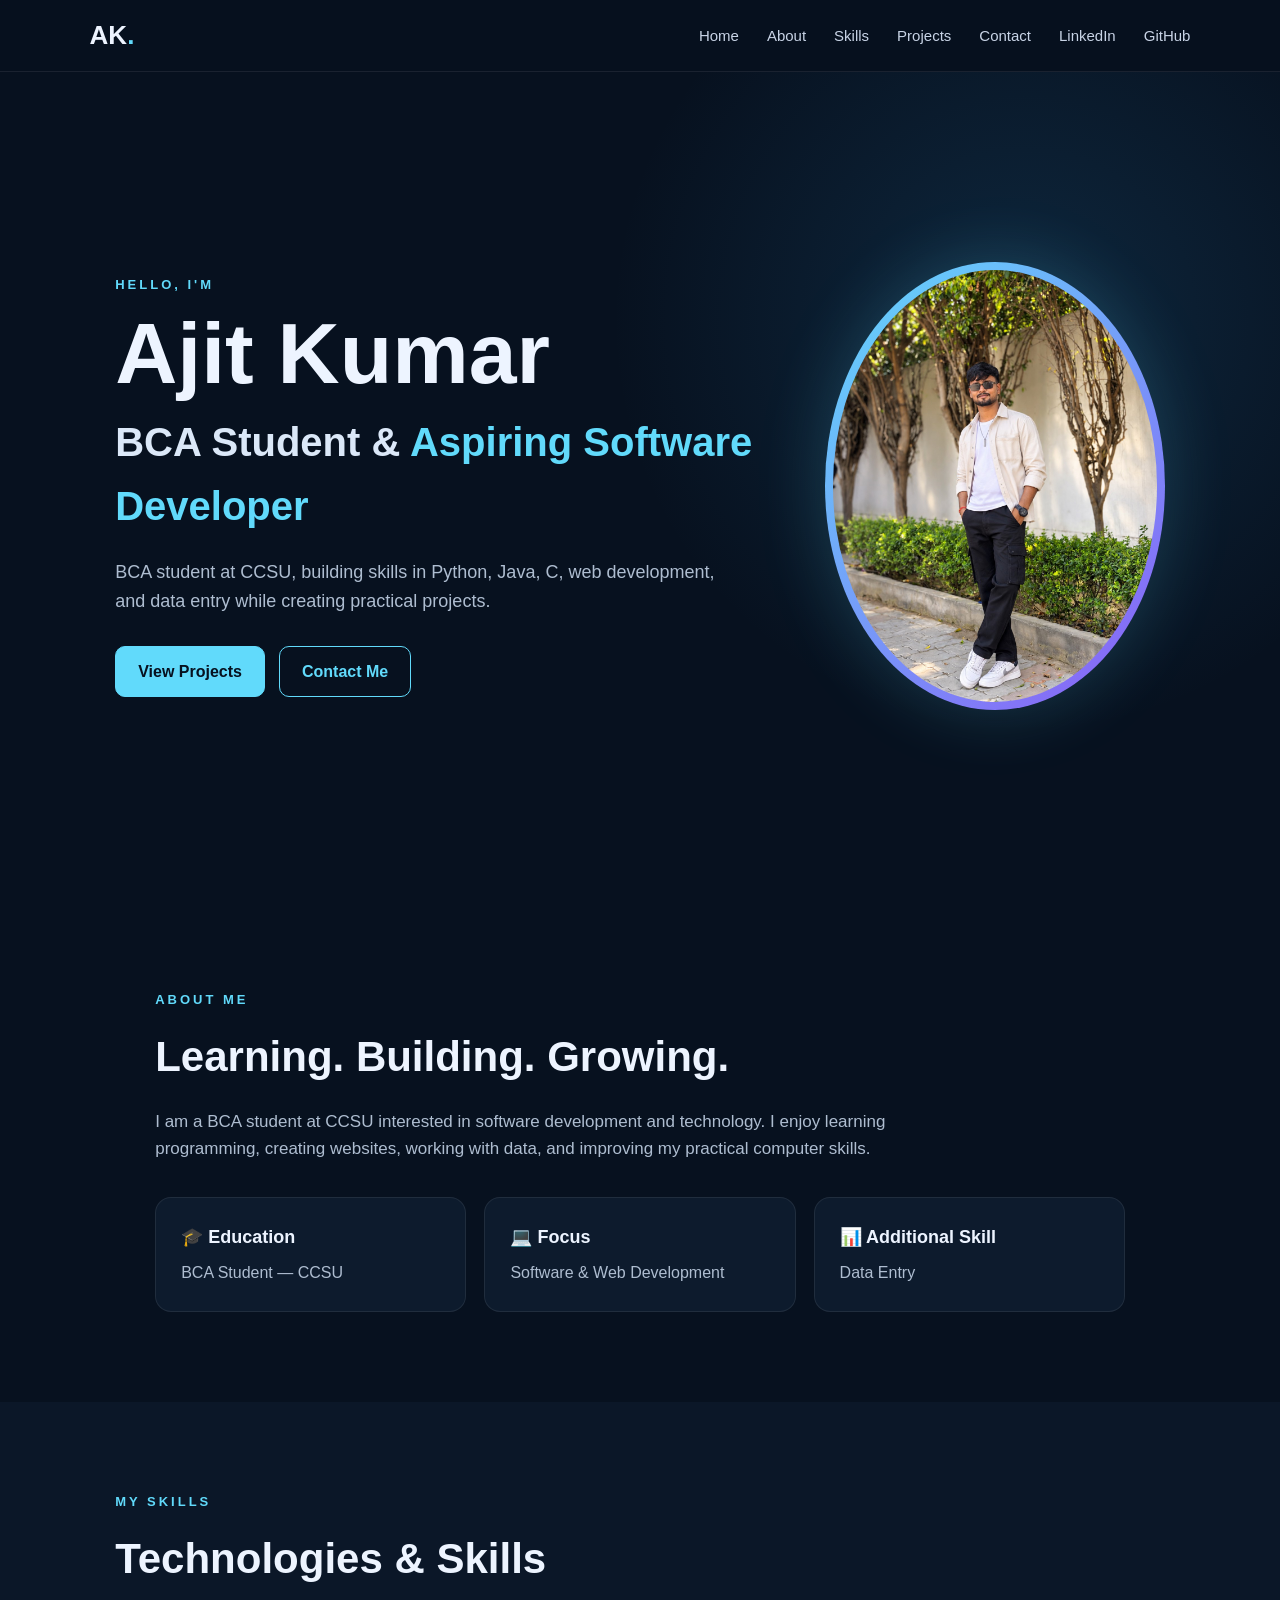
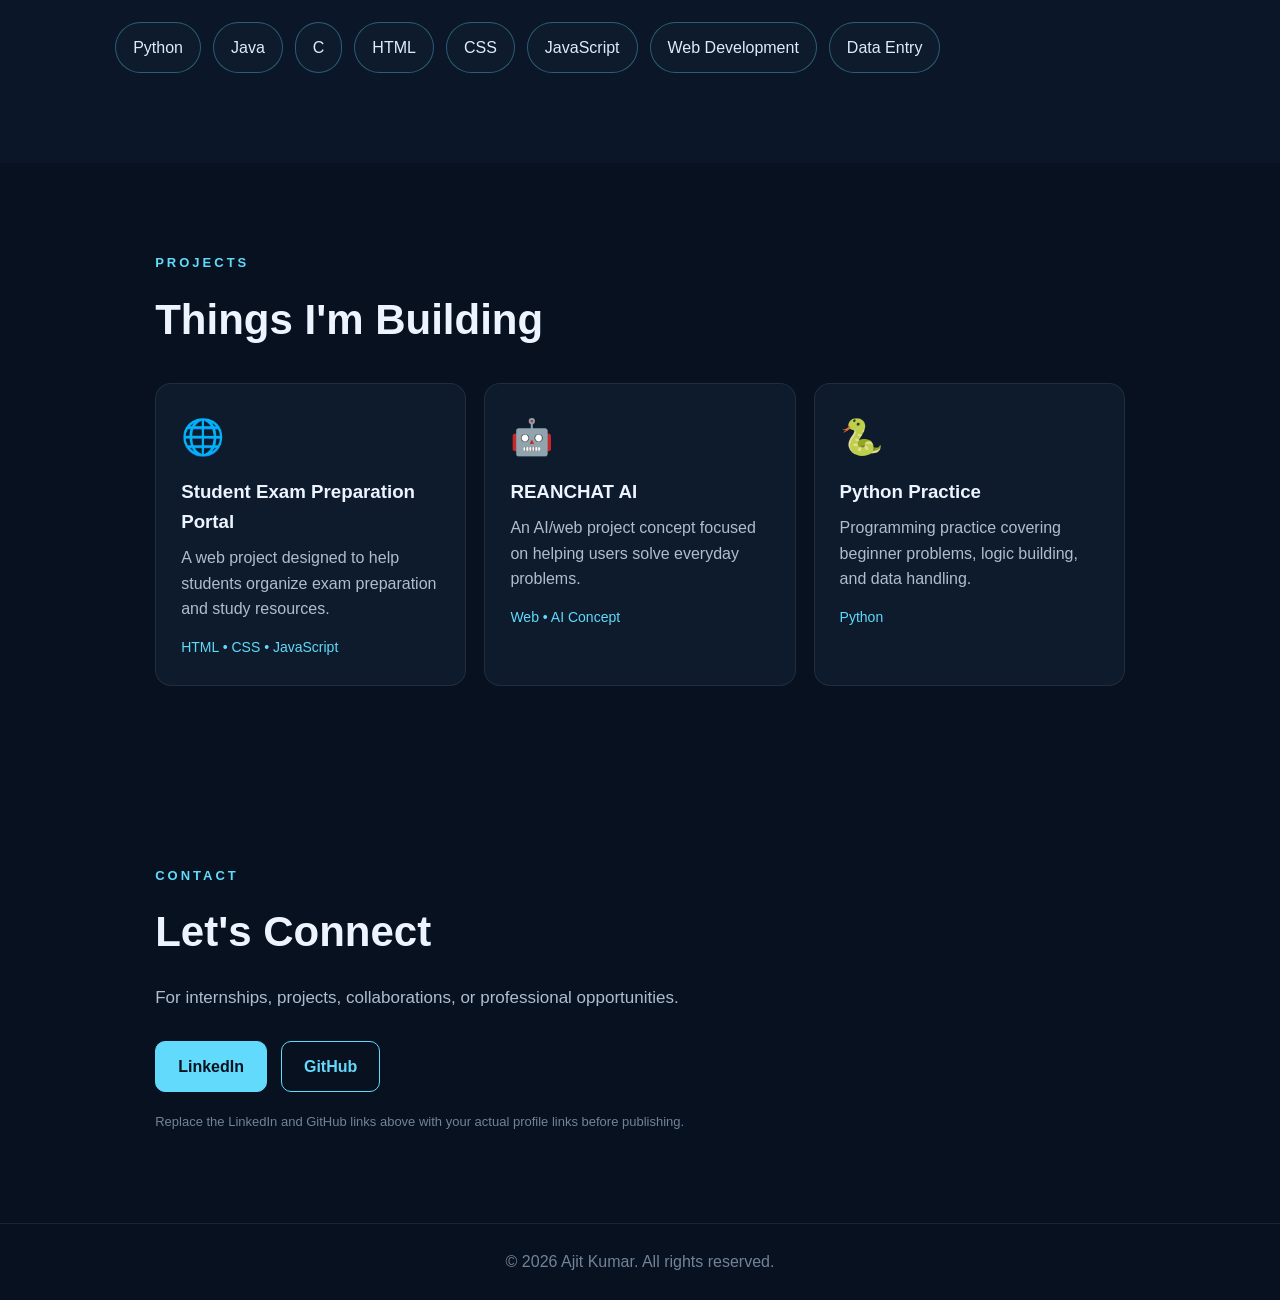
<file: index.html>
<!DOCTYPE html>
<html lang="en">
<head>
  <meta charset="UTF-8">
  <meta name="viewport" content="width=device-width, initial-scale=1.0">
  <meta name="description" content="Ajit Kumar - BCA student at CCSU, aspiring software developer skilled in Python, Java, C, web development and data entry.">
  <meta name="keywords" content="Ajit Kumar, BCA Student, CCSU, Python, Java, C, Web Development, Data Entry">
  <meta name="author" content="Ajit Kumar">
  <meta name="robots" content="index, follow">
  <meta name="robots" content="index, follow">
<meta name="google-site-verification" content="abc123..." />
<title>Ajit Kumar | BCA Student & Aspiring Software Developer</title>
  <title>Ajit Kumar | BCA Student & Aspiring Software Developer</title>
  <link rel="stylesheet" href="style.css">
</head>
<body>
  <header class="navbar">
    <a class="logo" href="#home">AK<span>.</span></a>
    <button class="menu-btn" aria-label="Open menu" onclick="toggleMenu()">☰</button>
    <nav id="nav">
      <a href="#home">Home</a>
      <a href="#about">About</a>
      <a href="#skills">Skills</a>
      <a href="#projects">Projects</a>
      <a href="#contact">Contact</a>
      <a href="https://www.linkedin.com/in/ajit-kumar-6b9159429/" target="_blank">LinkedIn</a>

<a href="https://github.com/shivshakti7" target="_blank">GitHub</a>
    </nav>
  </header>

  <main>
    <section id="home" class="hero">
      <div class="hero-text">
        <p class="eyebrow">HELLO, I'M</p>
        <h1>Ajit Kumar</h1>
        <h2>BCA Student & <span>Aspiring Software Developer</span></h2>
        <p class="intro">
          BCA student at CCSU, building skills in Python, Java, C, web development,
          and data entry while creating practical projects.
        </p>
        <div class="buttons">
          <a class="btn primary" href="#projects">View Projects</a>
          <a class="btn secondary" href="#contact">Contact Me</a>
        </div>
      </div>
      <div class="hero-photo">
        <div class="photo-ring">
          <img src="profile.png" alt="Ajit Kumar profile photo">
        </div>
      </div>
    </section>

    <section id="about" class="section">
      <p class="eyebrow">ABOUT ME</p>
      <h2 class="section-title">Learning. Building. Growing.</h2>
      <p class="section-text">
        I am a BCA student at CCSU interested in software development and technology.
        I enjoy learning programming, creating websites, working with data, and
        improving my practical computer skills.
      </p>
      <div class="cards">
        <div class="card"><b>🎓 Education</b><span>BCA Student — CCSU</span></div>
        <div class="card"><b>💻 Focus</b><span>Software & Web Development</span></div>
        <div class="card"><b>📊 Additional Skill</b><span>Data Entry</span></div>
      </div>
    </section>

    <section id="skills" class="section alt">
      <p class="eyebrow">MY SKILLS</p>
      <h2 class="section-title">Technologies & Skills</h2>
      <div class="skills">
        <span>Python</span><span>Java</span><span>C</span>
        <span>HTML</span><span>CSS</span><span>JavaScript</span>
        <span>Web Development</span><span>Data Entry</span>
      </div>
    </section>

    <section id="projects" class="section">
      <p class="eyebrow">PROJECTS</p>
      <h2 class="section-title">Things I'm Building</h2>
      <div class="project-grid">
        <article class="project">
          <div class="project-icon">🌐</div>
          <h3>Student Exam Preparation Portal</h3>
          <p>A web project designed to help students organize exam preparation and study resources.</p>
          <span>HTML • CSS • JavaScript</span>
        </article>
        <article class="project">
          <div class="project-icon">🤖</div>
          <h3>REANCHAT AI</h3>
          <p>An AI/web project concept focused on helping users solve everyday problems.</p>
          <span>Web • AI Concept</span>
        </article>
        <article class="project">
          <div class="project-icon">🐍</div>
          <h3>Python Practice</h3>
          <p>Programming practice covering beginner problems, logic building, and data handling.</p>
          <span>Python</span>
        </article>
      </div>
    </section>

    <section id="contact" class="section contact">
      <p class="eyebrow">CONTACT</p>
      <h2 class="section-title">Let's Connect</h2>
      <p class="section-text">For internships, projects, collaborations, or professional opportunities.</p>
      <div class="contact-buttons">
        <a class="btn primary" href="https://www.linkedin.com/" target="_blank" rel="noopener">LinkedIn</a>
        <a class="btn secondary" href="https://github.com/" target="_blank" rel="noopener">GitHub</a>
      </div>
      <p class="note">Replace the LinkedIn and GitHub links above with your actual profile links before publishing.</p>
    </section>
  </main>

  <footer>
    <p>© <span id="year"></span> Ajit Kumar. All rights reserved.</p>
  </footer>

  <script src="script.js"></script>
</body>
</html>
</file>
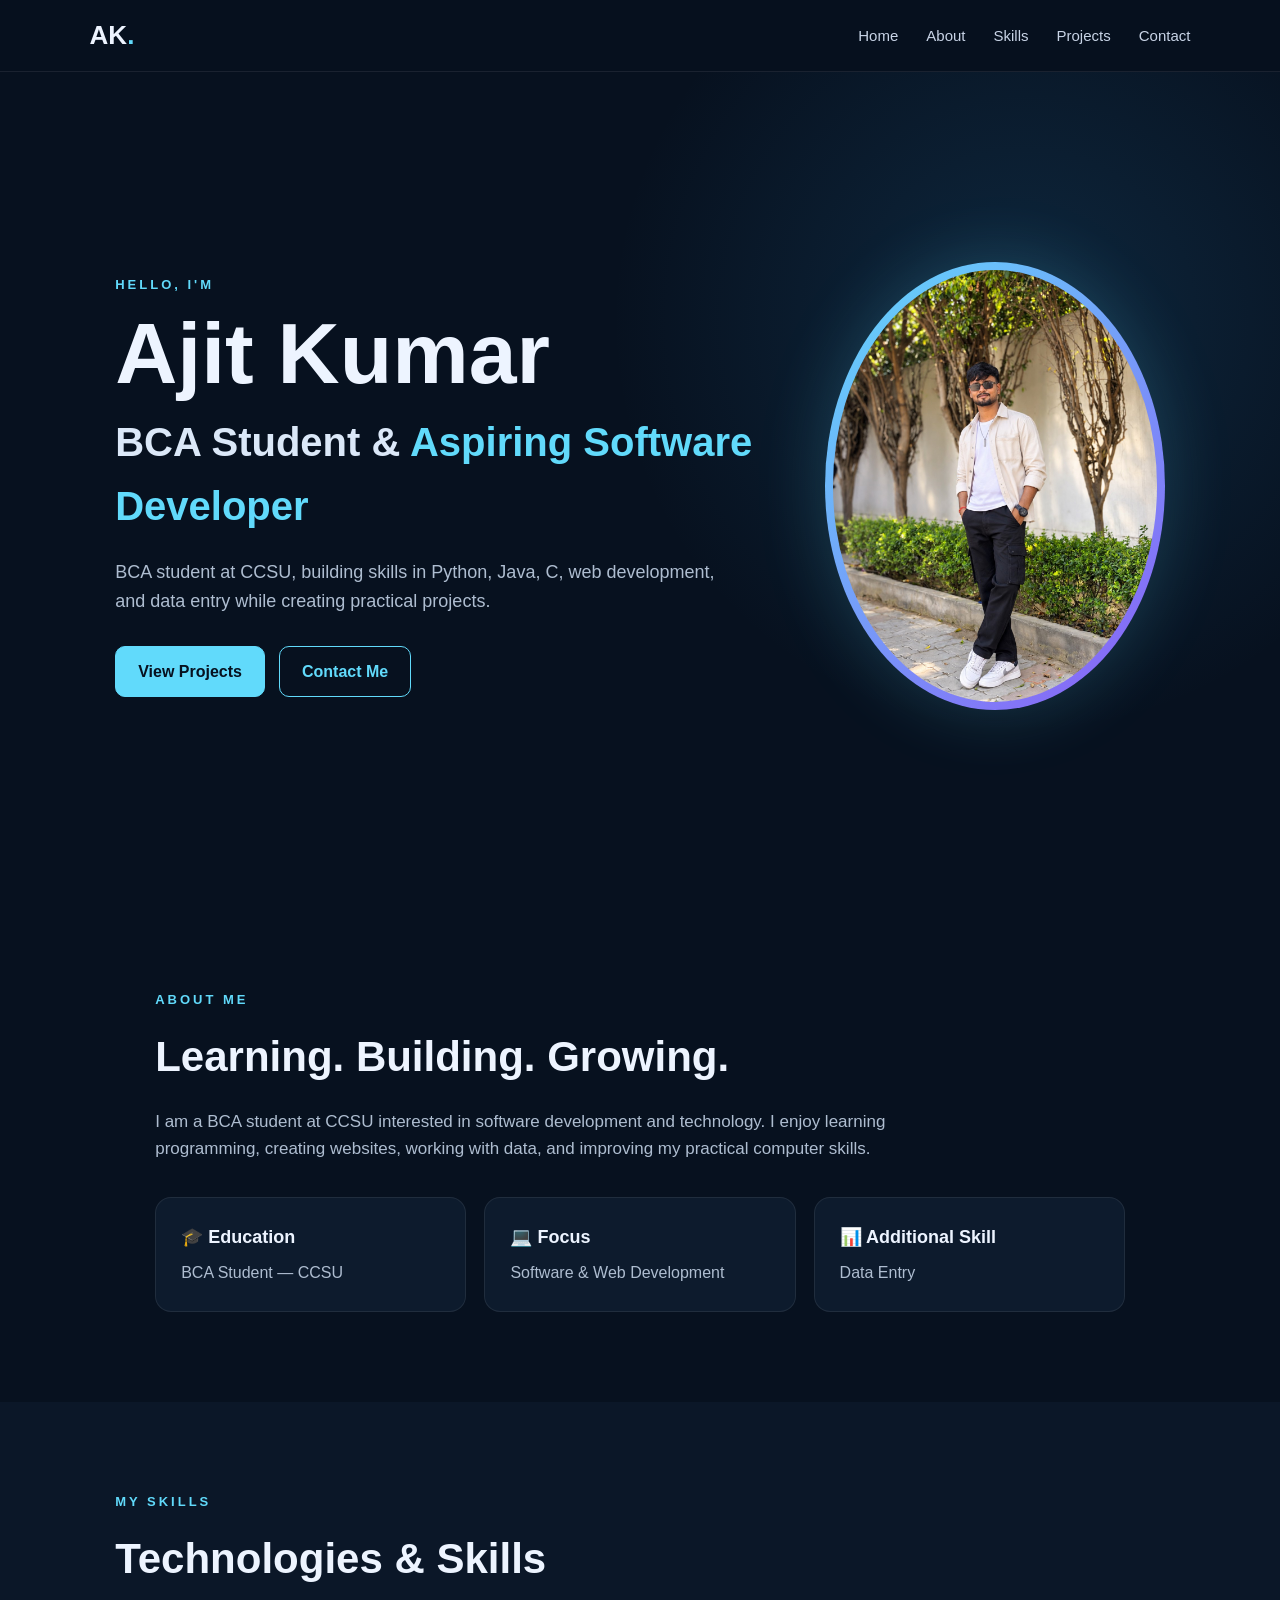
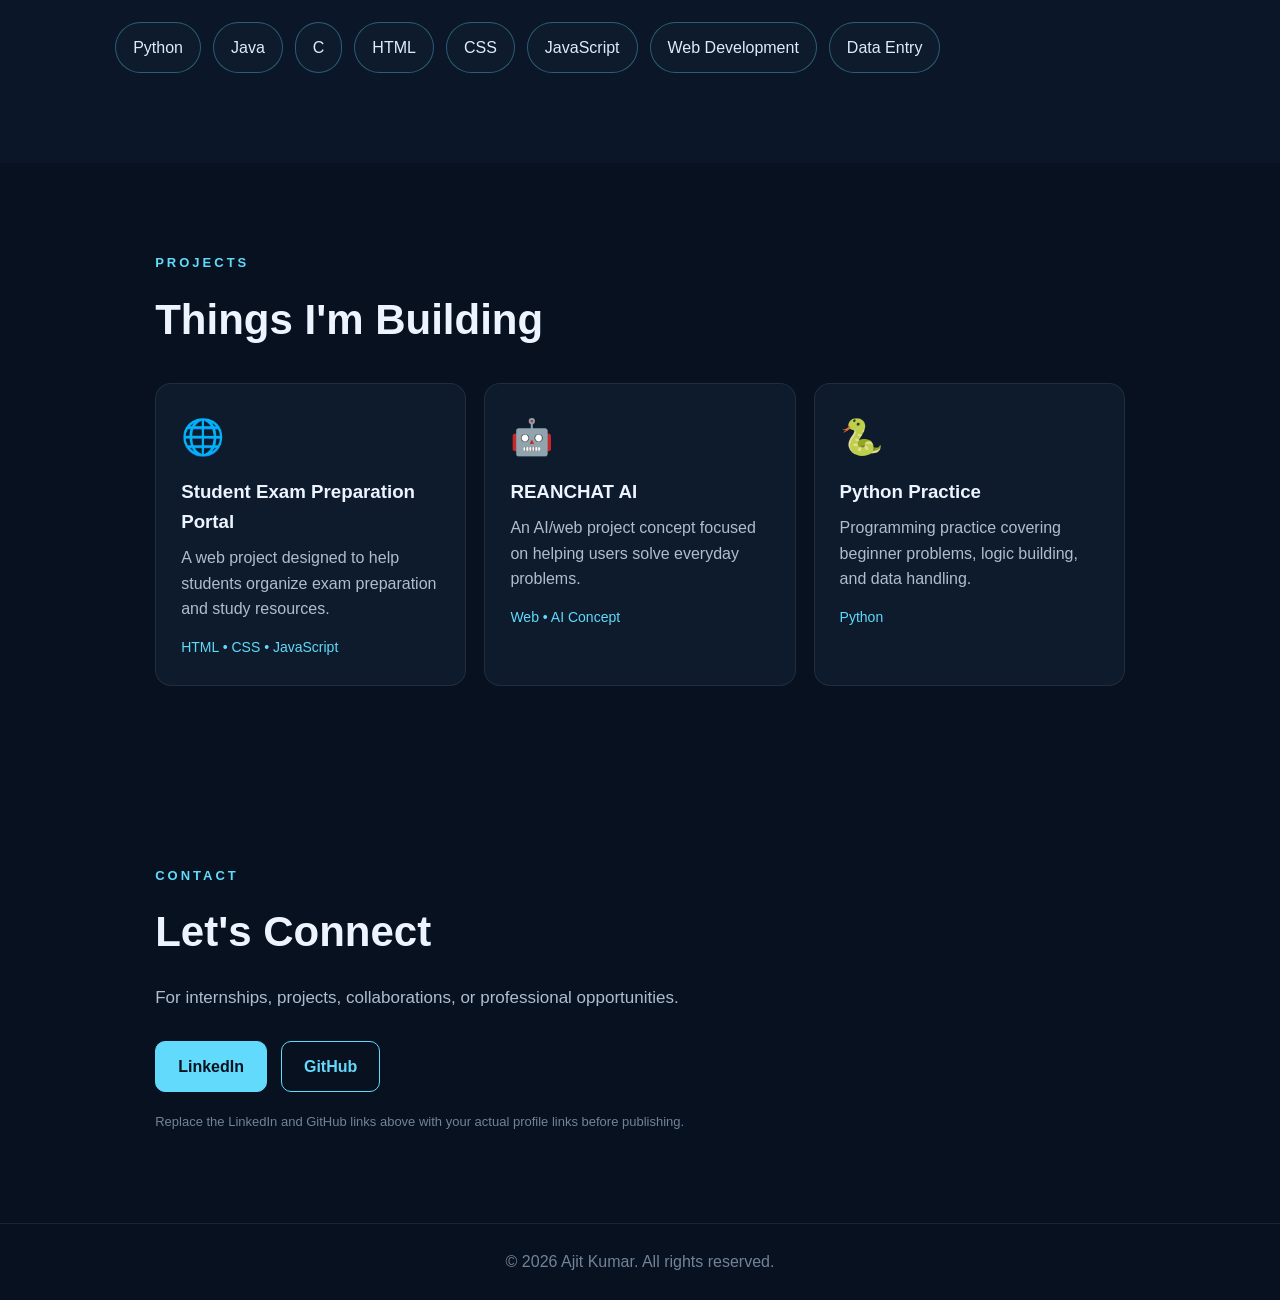
<file: index[1].html>
<!DOCTYPE html>
<html lang="en">
<head>
  <meta charset="UTF-8">
  <meta name="viewport" content="width=device-width, initial-scale=1.0">
  <meta name="description" content="Ajit Kumar - BCA student at CCSU, aspiring software developer skilled in Python, Java, C, web development and data entry.">
  <meta name="keywords" content="Ajit Kumar, BCA Student, CCSU, Python, Java, C, Web Development, Data Entry">
  <meta name="author" content="Ajit Kumar">
  <meta name="robots" content="index, follow">
  <title>Ajit Kumar | BCA Student & Aspiring Software Developer</title>
  <link rel="stylesheet" href="style.css">
</head>
<body>
  <header class="navbar">
    <a class="logo" href="#home">AK<span>.</span></a>
    <button class="menu-btn" aria-label="Open menu" onclick="toggleMenu()">☰</button>
    <nav id="nav">
      <a href="#home">Home</a>
      <a href="#about">About</a>
      <a href="#skills">Skills</a>
      <a href="#projects">Projects</a>
      <a href="#contact">Contact</a>
    </nav>
  </header>

  <main>
    <section id="home" class="hero">
      <div class="hero-text">
        <p class="eyebrow">HELLO, I'M</p>
        <h1>Ajit Kumar</h1>
        <h2>BCA Student & <span>Aspiring Software Developer</span></h2>
        <p class="intro">
          BCA student at CCSU, building skills in Python, Java, C, web development,
          and data entry while creating practical projects.
        </p>
        <div class="buttons">
          <a class="btn primary" href="#projects">View Projects</a>
          <a class="btn secondary" href="#contact">Contact Me</a>
        </div>
      </div>
      <div class="hero-photo">
        <div class="photo-ring">
          <img src="profile.png" alt="Ajit Kumar profile photo">
        </div>
      </div>
    </section>

    <section id="about" class="section">
      <p class="eyebrow">ABOUT ME</p>
      <h2 class="section-title">Learning. Building. Growing.</h2>
      <p class="section-text">
        I am a BCA student at CCSU interested in software development and technology.
        I enjoy learning programming, creating websites, working with data, and
        improving my practical computer skills.
      </p>
      <div class="cards">
        <div class="card"><b>🎓 Education</b><span>BCA Student — CCSU</span></div>
        <div class="card"><b>💻 Focus</b><span>Software & Web Development</span></div>
        <div class="card"><b>📊 Additional Skill</b><span>Data Entry</span></div>
      </div>
    </section>

    <section id="skills" class="section alt">
      <p class="eyebrow">MY SKILLS</p>
      <h2 class="section-title">Technologies & Skills</h2>
      <div class="skills">
        <span>Python</span><span>Java</span><span>C</span>
        <span>HTML</span><span>CSS</span><span>JavaScript</span>
        <span>Web Development</span><span>Data Entry</span>
      </div>
    </section>

    <section id="projects" class="section">
      <p class="eyebrow">PROJECTS</p>
      <h2 class="section-title">Things I'm Building</h2>
      <div class="project-grid">
        <article class="project">
          <div class="project-icon">🌐</div>
          <h3>Student Exam Preparation Portal</h3>
          <p>A web project designed to help students organize exam preparation and study resources.</p>
          <span>HTML • CSS • JavaScript</span>
        </article>
        <article class="project">
          <div class="project-icon">🤖</div>
          <h3>REANCHAT AI</h3>
          <p>An AI/web project concept focused on helping users solve everyday problems.</p>
          <span>Web • AI Concept</span>
        </article>
        <article class="project">
          <div class="project-icon">🐍</div>
          <h3>Python Practice</h3>
          <p>Programming practice covering beginner problems, logic building, and data handling.</p>
          <span>Python</span>
        </article>
      </div>
    </section>

    <section id="contact" class="section contact">
      <p class="eyebrow">CONTACT</p>
      <h2 class="section-title">Let's Connect</h2>
      <p class="section-text">For internships, projects, collaborations, or professional opportunities.</p>
      <div class="contact-buttons">
        <a class="btn primary" href="https://www.linkedin.com/" target="_blank" rel="noopener">LinkedIn</a>
        <a class="btn secondary" href="https://github.com/" target="_blank" rel="noopener">GitHub</a>
      </div>
      <p class="note">Replace the LinkedIn and GitHub links above with your actual profile links before publishing.</p>
    </section>
  </main>

  <footer>
    <p>© <span id="year"></span> Ajit Kumar. All rights reserved.</p>
  </footer>

  <script src="script.js"></script>
</body>
</html>
</file>
<file: style.css>
*{box-sizing:border-box;margin:0;padding:0}
html{scroll-behavior:smooth}
body{font-family:Inter,Segoe UI,Arial,sans-serif;background:#07111f;color:#edf4ff;line-height:1.6}
a{text-decoration:none;color:inherit}
.navbar{height:72px;display:flex;align-items:center;justify-content:space-between;padding:0 7%;position:sticky;top:0;z-index:10;background:rgba(7,17,31,.88);backdrop-filter:blur(12px);border-bottom:1px solid rgba(255,255,255,.08)}
.logo{font-size:26px;font-weight:800}.logo span{color:#61dafb}
nav{display:flex;gap:28px}nav a{color:#c8d4e6;font-size:15px}nav a:hover{color:#61dafb}
.menu-btn{display:none;background:none;border:0;color:white;font-size:25px}
.hero{min-height:calc(100vh - 72px);display:flex;align-items:center;justify-content:space-between;gap:60px;padding:70px 9%;background:radial-gradient(circle at 80% 30%,rgba(41,128,185,.2),transparent 35%)}
.hero-text{max-width:650px}.eyebrow{color:#61dafb;font-weight:700;letter-spacing:3px;font-size:13px;margin-bottom:12px}
h1{font-size:clamp(50px,8vw,86px);line-height:1.05;margin-bottom:12px}
.hero h2{font-size:clamp(24px,4vw,40px);color:#dbe8f8;margin-bottom:20px}.hero h2 span{color:#61dafb}
.intro{font-size:18px;color:#aebdd0;max-width:600px}
.buttons,.contact-buttons{display:flex;gap:14px;margin-top:30px;flex-wrap:wrap}
.btn{padding:12px 22px;border-radius:10px;font-weight:700;border:1px solid #61dafb;display:inline-block}
.primary{background:#61dafb;color:#06111f}.secondary{color:#61dafb}
.hero-photo{width:min(390px,80vw);aspect-ratio:1/1;display:grid;place-items:center}
.photo-ring{width:100%;height:100%;padding:8px;border-radius:50%;background:linear-gradient(135deg,#61dafb,#8b5cf6);box-shadow:0 0 70px rgba(97,218,251,.2)}
.photo-ring img{width:100%;height:100%;object-fit:cover;object-position:center 35%;border-radius:50%;display:block}
.section{padding:90px 9%;max-width:1200px;margin:auto}.section.alt{max-width:none;background:#0b1728}
.section-title{font-size:42px;margin-bottom:18px}.section-text{color:#aebdd0;max-width:780px;font-size:17px}
.cards{display:grid;grid-template-columns:repeat(3,1fr);gap:18px;margin-top:35px}
.card,.project{background:#0d1b2d;border:1px solid rgba(255,255,255,.08);border-radius:16px;padding:25px}
.card b{display:block;font-size:18px;margin-bottom:8px}.card span,.project p{color:#aebdd0}
.skills{display:flex;gap:12px;flex-wrap:wrap;margin-top:30px}.skills span{padding:12px 17px;border:1px solid rgba(97,218,251,.35);border-radius:30px;background:#0d1b2d;color:#dcecff}
.project-grid{display:grid;grid-template-columns:repeat(3,1fr);gap:18px;margin-top:30px}
.project-icon{font-size:35px;margin-bottom:12px}.project h3{margin-bottom:8px}.project span{display:inline-block;color:#61dafb;font-size:14px;margin-top:14px}
.contact{min-height:430px}.note{color:#71839a;font-size:13px;margin-top:20px}
footer{text-align:center;padding:25px;color:#71839a;border-top:1px solid rgba(255,255,255,.08)}
@media(max-width:800px){nav{display:none;position:absolute;top:72px;left:0;right:0;background:#07111f;flex-direction:column;padding:20px 9%;gap:16px}.menu-btn{display:block}.hero{flex-direction:column-reverse;text-align:center;padding-top:45px}.intro{margin:auto}.buttons{justify-content:center}.cards,.project-grid{grid-template-columns:1fr}.section-title{font-size:34px}.hero-photo{width:290px}}
</file>
